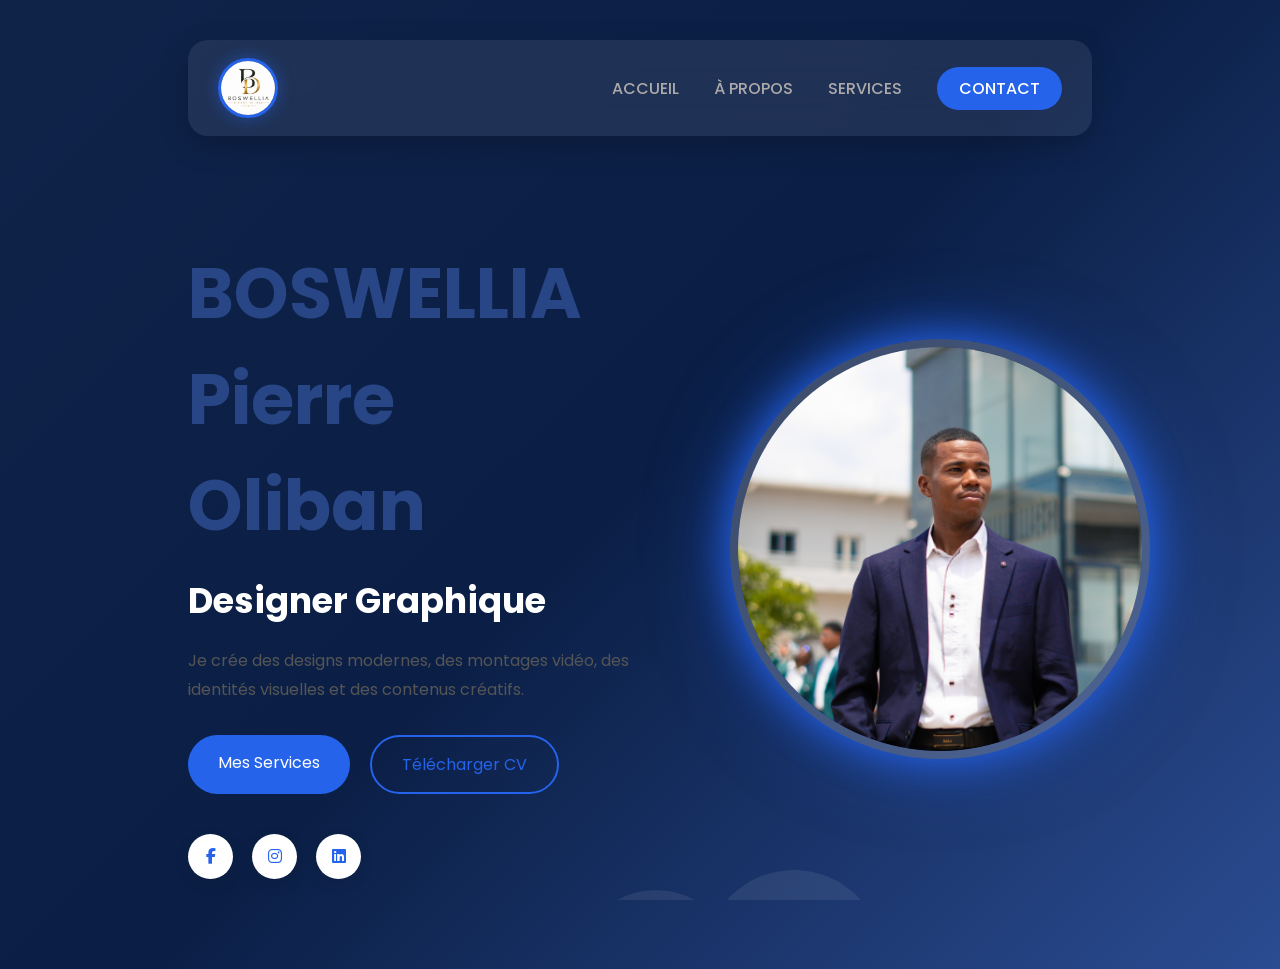
<file: index.html>
<!DOCTYPE html>
<html lang="fr">

<head>
    <meta charset="UTF-8">
    <meta name="viewport" content="width=device-width, initial-scale=1.0">

    <title>BWPO | Pierre Oliban</title>

   
    <link href="https://fonts.googleapis.com/css2?family=Poppins:wght@300;400;500;600;700&display=swap" rel="stylesheet">

    <!-- Font Awesome -->
    <link rel="stylesheet" href="https://cdnjs.cloudflare.com/ajax/libs/font-awesome/6.6.0/css/all.min.css">

    <!-- CSS -->
    <link rel="stylesheet" href="style.css">

</head>

<body>

   <body>

<div class="bubbles">
    <span></span>
    <span></span>
    <span></span>
    <span></span>
    <span></span>
    <span></span>
    <span></span>
    <span></span>
    <span></span>
    <span></span>
</div>

<header>

    <header>

        <nav class="navbar">

                 <a href="index.html" class="logo">
    <img src="logo.png" alt="Logo Pierre Oliban">
</a>

            <ul class="nav-links">
    <li><a href="index.html">ACCUEIL</a></li>
    <li><a href="about.html">À PROPOS</a></li>
    <li><a href="services.html">SERVICES</a></li>
    <li><a href="contact.html" class="contact-btn">CONTACT</a></li>
</ul>

        </nav>

    </header>

    <!-- Hero -->

    <section class="hero">

        <div class="hero-text">


            <h1>BOSWELLIA <br>Pierre  Oliban</h1>

            <h2>Designer Graphique</h2>

            <p>

                Je crée des designs modernes, des montages vidéo,
                des identités visuelles et des contenus créatifs.

            </p>

            <div class="buttons">
                <a href="services.html" class="btn-primary">
                    Mes Services
                </a>

                <a href="cv.pdf" class="btn-secondary" target="_blank">
                    Télécharger CV
                </a>

            </div>

            <div class="social">

                <a href="#"><i class="fab fa-facebook-f"></i></a>

                <a href="#"><i class="fab fa-instagram"></i></a>

                <a href="#"><i class="fab fa-linkedin"></i></a>

            </div>

        </div>

        <div class="hero-image">

            <img src="profile.jpg" alt="Photo">

        </div>

    </section>

</body>

</html>
</file>
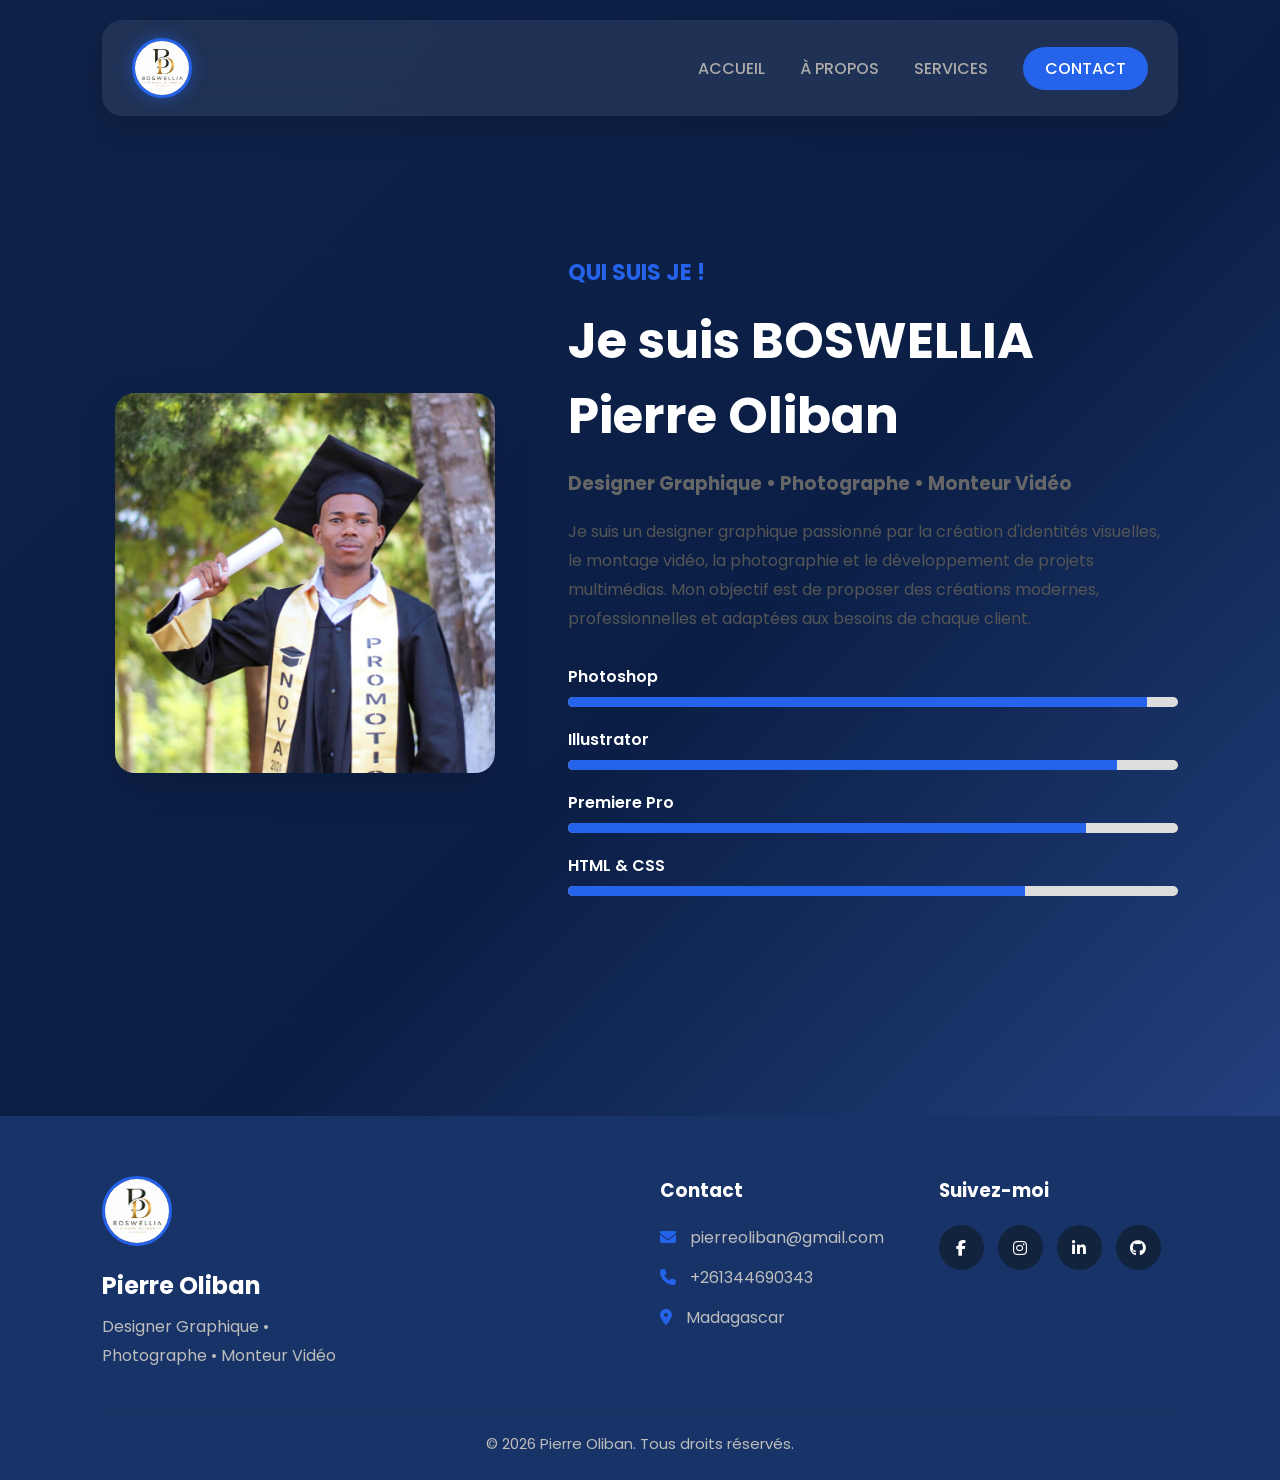
<file: about.html>
<!DOCTYPE html>
<html lang="fr">
<head>
    <meta charset="UTF-8">
    <meta name="viewport" content="width=device-width, initial-scale=1.0">
    <title>À propos | Pierre Oliban</title>

    <link rel="stylesheet" href="style.css">

    <link href="https://fonts.googleapis.com/css2?family=Poppins:wght@300;400;500;600;700&display=swap" rel="stylesheet">

    <link rel="stylesheet" href="https://cdnjs.cloudflare.com/ajax/libs/font-awesome/6.6.0/css/all.min.css">
</head>
<body>

<header>

    <nav class="navbar">

        
           <a href="index.html" class="logo">
    <img src="logo.png" alt="Logo Pierre Oliban">
</a>

        <ul class="nav-links">
            <li><a href="index.html">ACCUEIL</a></li>
    <li><a href="about.html">À PROPOS</a></li>
    <li><a href="services.html">SERVICES</a></li>
    <li><a href="contact.html" class="contact-btn">CONTACT</a></li>
        </ul>

    </nav>

</header>

<section class="about">

    <div class="about-image">

        <img src="img2.jpg" alt="Pierre Oliban">

    </div>

    <div class="about-content">

        <h4> QUI SUIS JE !</h4>

        <h1>Je suis BOSWELLIA Pierre Oliban</h1>

        <h3>Designer Graphique • Photographe • Monteur Vidéo</h3>

        <p>
            Je suis un designer graphique passionné par la création
            d'identités visuelles, le montage vidéo, la photographie
            et le développement de projets multimédias.
            Mon objectif est de proposer des créations modernes,
            professionnelles et adaptées aux besoins de chaque client.
        </p>

        <div class="skills">

            <div class="skill">
                <span>Photoshop</span>
                <div class="bar">
                    <div class="fill" style="width:95%;"></div>
                </div>
            </div>

            <div class="skill">
                <span>Illustrator</span>
                <div class="bar">
                    <div class="fill" style="width:90%;"></div>
                </div>
            </div>

            <div class="skill">
                <span>Premiere Pro</span>
                <div class="bar">
                    <div class="fill" style="width:85%;"></div>
                </div>
            </div>

            <div class="skill">
                <span>HTML & CSS</span>
                <div class="bar">
                    <div class="fill" style="width:75%;"></div>
                </div>
            </div>

        </div>

    </div>

</section>
<!-- ===== FOOTER ===== -->

<footer class="footer">

    <div class="footer-container">

        <div class="footer-logo">

            <img src="logo.png" alt="Logo">

            <h2>Pierre Oliban</h2>

            <p>
                Designer Graphique • Photographe • Monteur Vidéo
            </p>

        </div>

        <div class="footer-links">

           
        </div>

        <div class="footer-contact">

            <h3>Contact</h3>

            <p><i class="fas fa-envelope"></i> pierreoliban@gmail.com</p>

            <p><i class="fas fa-phone"></i> +261344690343</p>

            <p><i class="fas fa-location-dot"></i> Madagascar</p>

        </div>

        <div class="footer-social">

            <h3>Suivez-moi</h3>

            <a href="#"><i class="fab fa-facebook-f"></i></a>

            <a href="#"><i class="fab fa-instagram"></i></a>

            <a href="#"><i class="fab fa-linkedin-in"></i></a>

            <a href="#"><i class="fab fa-github"></i></a>

        </div>

    </div>

    <hr>

    <div class="copyright">

        © 2026 Pierre Oliban. Tous droits réservés.

    </div>

</footer>
</body>
</html>
</file>
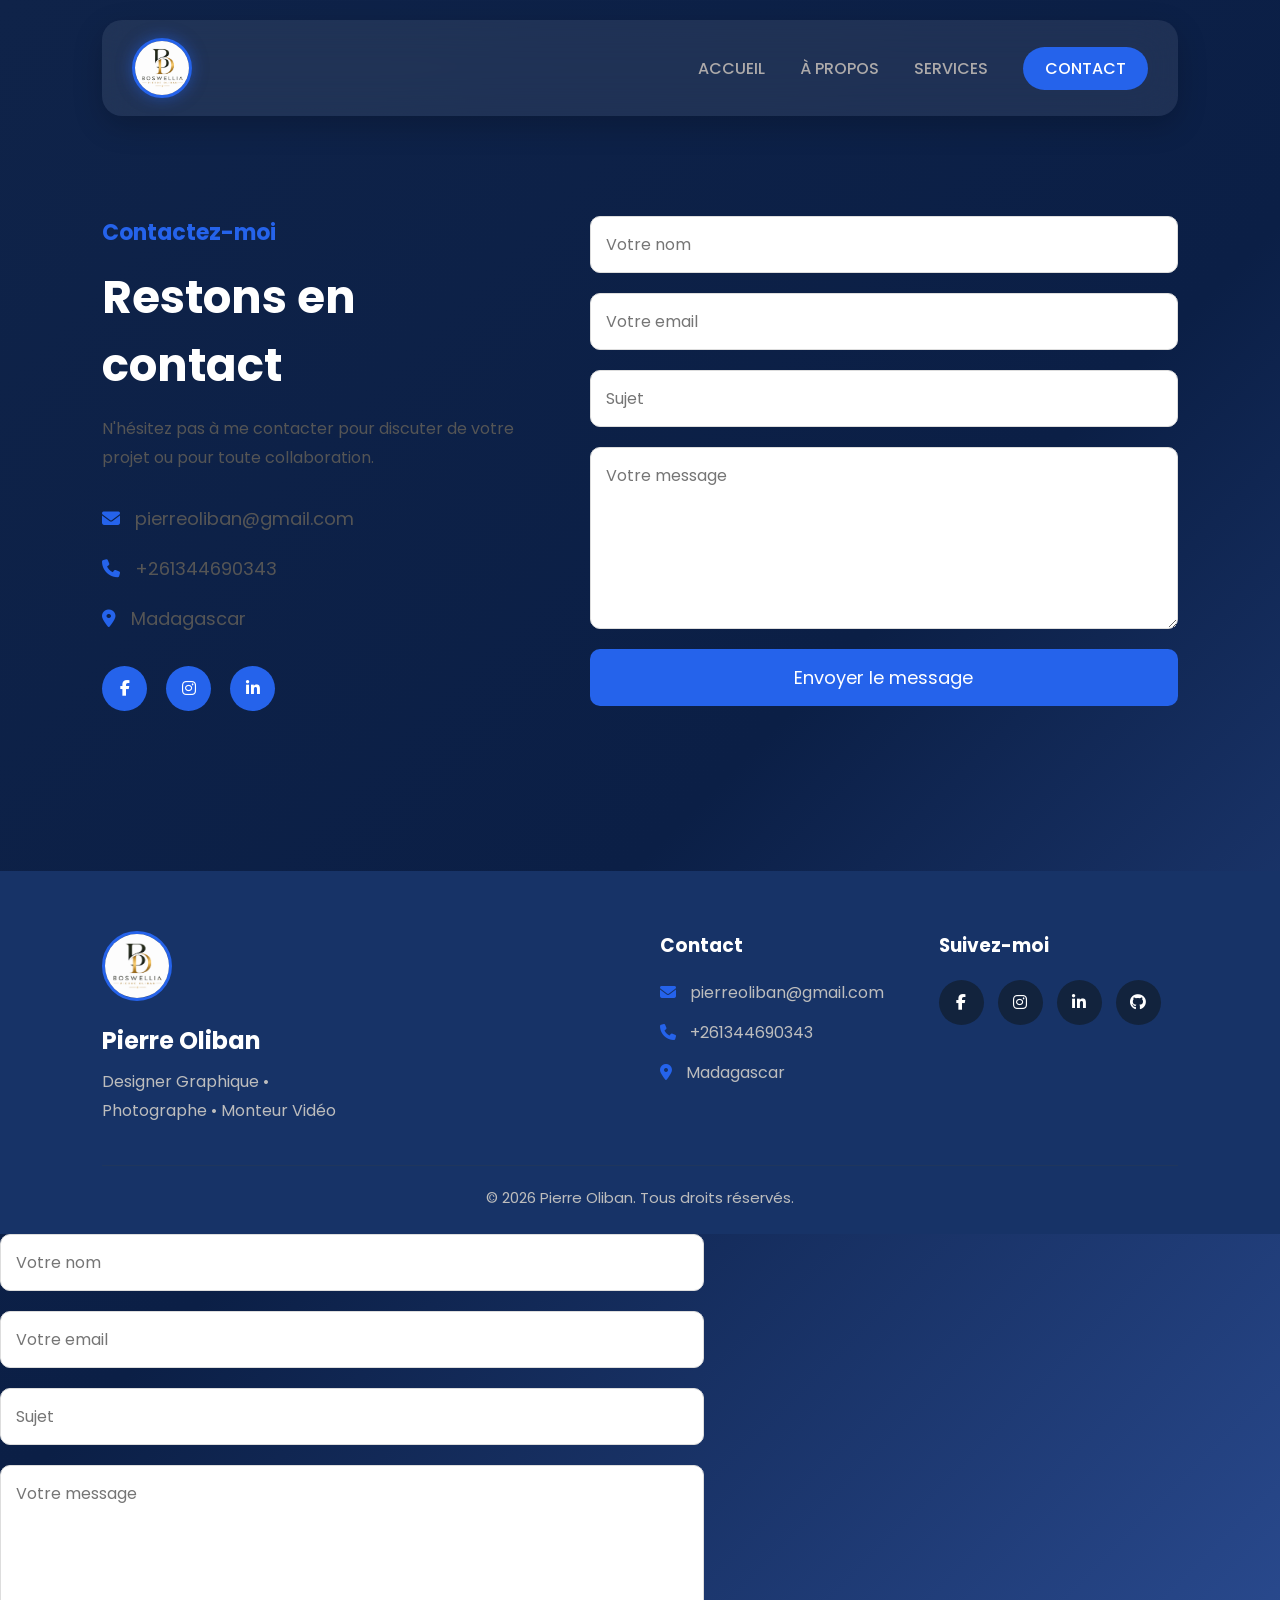
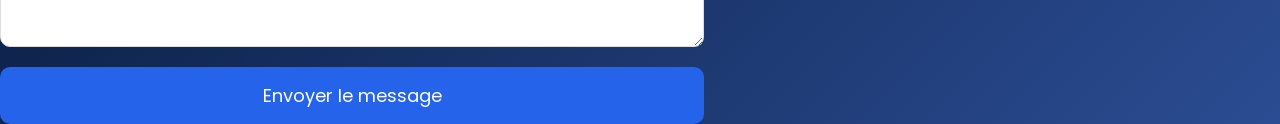
<file: contact.html>
<!DOCTYPE html>
<html lang="fr">
<head>
    <meta charset="UTF-8">
    <meta name="viewport" content="width=device-width, initial-scale=1.0">
    <title>Contact | Pierre Oliban</title>

    <link rel="stylesheet" href="style.css">

    <link href="https://fonts.googleapis.com/css2?family=Poppins:wght@300;400;500;600;700&display=swap" rel="stylesheet">

    <link rel="stylesheet" href="https://cdnjs.cloudflare.com/ajax/libs/font-awesome/6.6.0/css/all.min.css">

</head>

<body>

<header>

<nav class="navbar">


           <a href="index.html" class="logo">
    <img src="logo.png" alt="Logo Pierre Oliban">
</a>

<ul class="nav-links">
    <li><a href="index.html">ACCUEIL</a></li>
    <li><a href="about.html">À PROPOS</a></li>
    <li><a href="services.html">SERVICES</a></li>
    <li><a href="contact.html" class="contact-btn">CONTACT</a></li>
</ul>

</nav>

</header>

<section class="contact">

<div class="contact-info">

<h4>Contactez-moi</h4>

<h1>Restons en contact</h1>

<p>
N'hésitez pas à me contacter pour discuter de votre projet ou pour toute collaboration.
</p>

<div class="info">

<p><i class="fas fa-envelope"></i> pierreoliban@gmail.com</p>

<p><i class="fas fa-phone"></i> +261344690343</p>

<p><i class="fas fa-location-dot"></i> Madagascar</p>

</div>

<div class="social-contact">

<a href="#"><i class="fab fa-facebook-f"></i></a>

<a href="#"><i class="fab fa-instagram"></i></a>

<a href="#"><i class="fab fa-linkedin-in"></i></a>

</div>

</div>

<div class="contact-form">
  <form action="https://formspree.io/f/xjgnkdqw" method="POST">
    <input type="text" name="nom" placeholder="Votre nom" required>
    <input type="email" name="email" placeholder="Votre email" required>
    <input type="text" name="sujet" placeholder="Sujet">
    <textarea rows="6" name="message" placeholder="Votre message"></textarea>
    <button type="submit">Envoyer le message</button>
  </form>
</div>

</section>
<!-- ===== FOOTER ===== -->

<footer class="footer">

    <div class="footer-container">

        <div class="footer-logo">

            <img src="logo.png" alt="Logo">

            <h2>Pierre Oliban</h2>

            <p>
                Designer Graphique • Photographe • Monteur Vidéo
            </p>

        </div>

        <div class="footer-links">

        </div>

        <div class="footer-contact">

            <h3>Contact</h3>

            <p><i class="fas fa-envelope"></i> pierreoliban@gmail.com</p>

            <p><i class="fas fa-phone"></i> +261344690343</p>

            <p><i class="fas fa-location-dot"></i> Madagascar</p>

        </div>

        <div class="footer-social">

            <h3>Suivez-moi</h3>

            <a href="#"><i class="fab fa-facebook-f"></i></a>

            <a href="#"><i class="fab fa-instagram"></i></a>

            <a href="#"><i class="fab fa-linkedin-in"></i></a>

            <a href="#"><i class="fab fa-github"></i></a>

        </div>

    </div>

    <hr>

    <div class="copyright">

        © 2026 Pierre Oliban. Tous droits réservés.

    </div>

</footer>
    <div class="contact-form">
  <form id="contact-form">
    <input type="text" name="nom" placeholder="Votre nom" required>
    <input type="email" name="email" placeholder="Votre email" required>
    <input type="text" name="sujet" placeholder="Sujet">
    <textarea rows="6" name="message" placeholder="Votre message"></textarea>
    <button type="submit">Envoyer le message</button>
  </form>
</div>

<script>
  const form = document.getElementById('contact-form');
  
  form.addEventListener('submit', function(e) {
    e.preventDefault(); // Empêche le rechargement de la page

    const formData = new FormData(form);

    fetch('https://formspree.io/f/votreID', {
      method: 'POST',
      body: formData,
      headers: { 'Accept': 'application/json' }
    })
    .then(response => {
      if (response.ok) {
        alert('✅ Votre message a bien été envoyé !');
        form.reset(); // Vide les champs
      } else {
        alert('❌ Oups, une erreur est survenue. Veuillez réessayer.');
      }
    })
    .catch(error => {
      alert('❌ Erreur réseau, vérifiez votre connexion.');
    });
  });
</script>
</body>
</html>
</file>
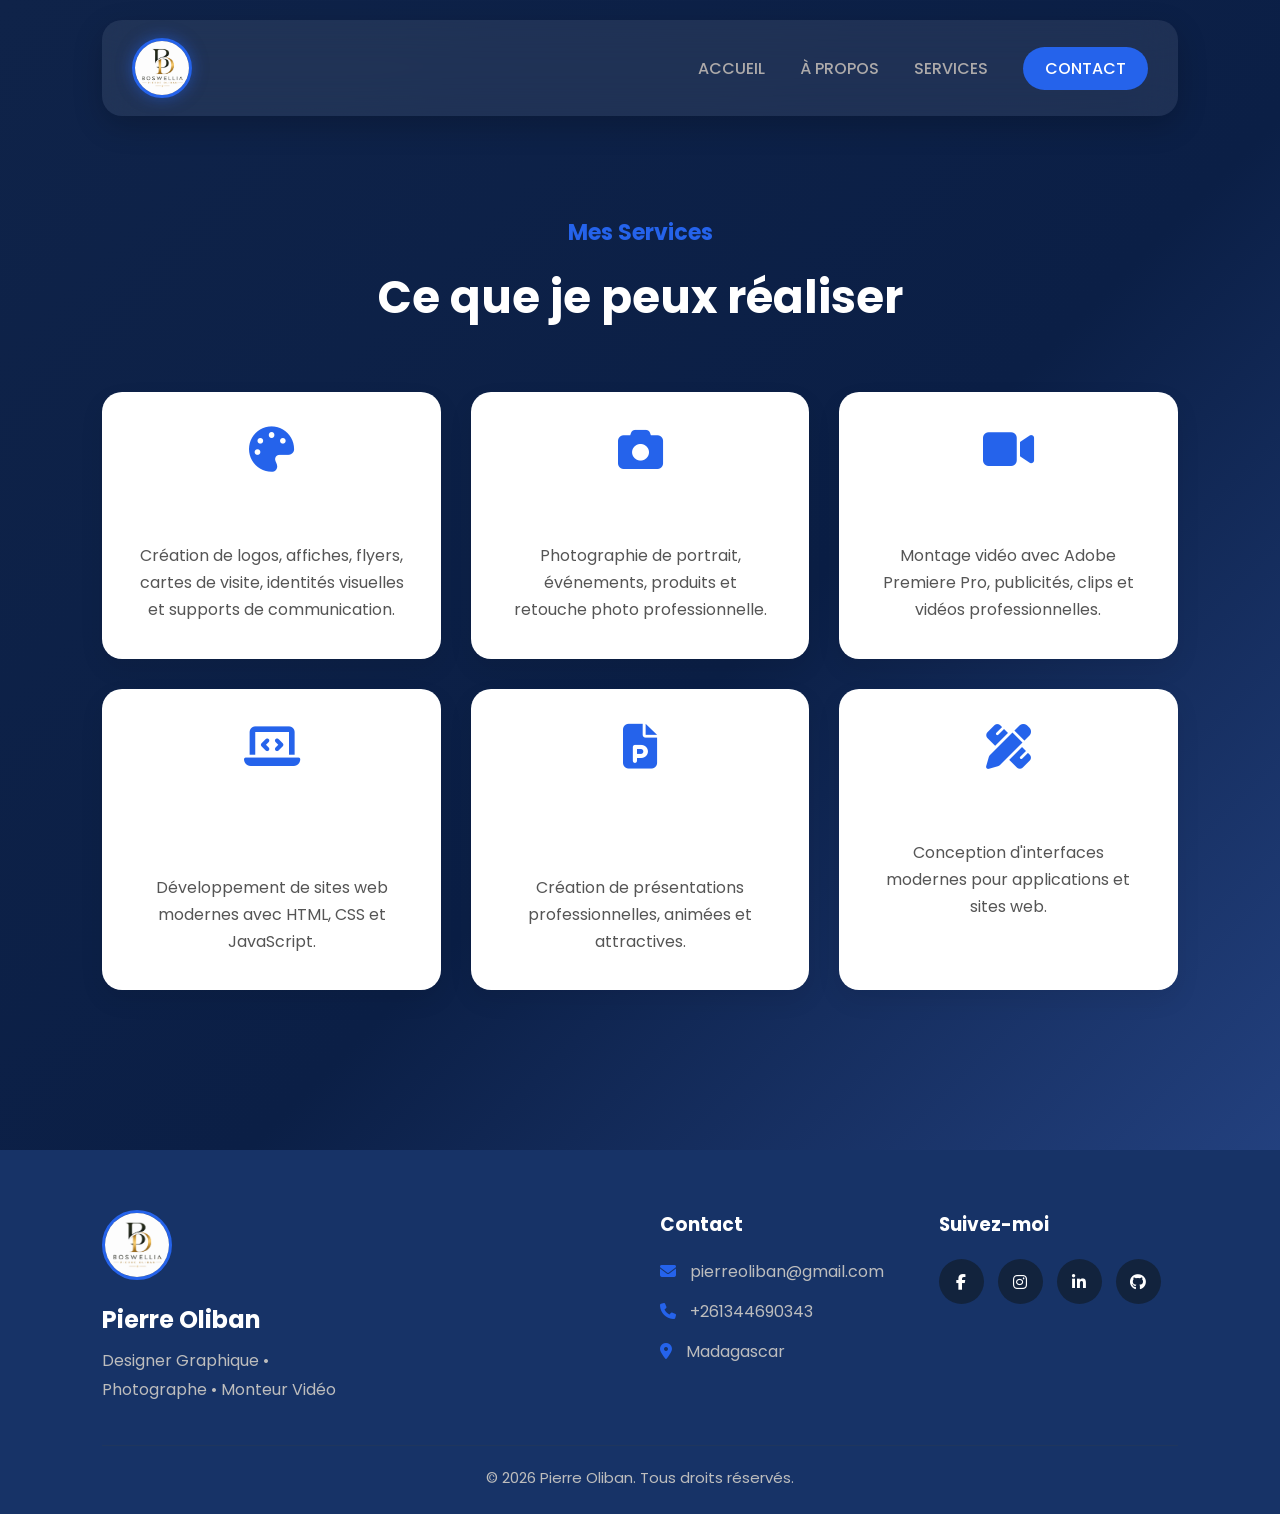
<file: services.html>
<!DOCTYPE html>
<html lang="fr">
<head>
    <meta charset="UTF-8">
    <meta name="viewport" content="width=device-width, initial-scale=1.0">
    <title>Services | Pierre Oliban</title>

    <link rel="stylesheet" href="style.css">

    <link href="https://fonts.googleapis.com/css2?family=Poppins:wght@300;400;500;600;700&display=swap" rel="stylesheet">

    <link rel="stylesheet" href="https://cdnjs.cloudflare.com/ajax/libs/font-awesome/6.6.0/css/all.min.css">

</head>
<body>

<header>

<nav class="navbar">


           <a href="index.html" class="logo">
    <img src="logo.png" alt="Logo Pierre Oliban">
</a>

<ul class="nav-links">
   <li><a href="index.html">ACCUEIL</a></li>
    <li><a href="about.html">À PROPOS</a></li>
    <li><a href="services.html">SERVICES</a></li>
    <li><a href="contact.html" class="contact-btn">CONTACT</a></li>
</ul>

</nav>

</header>

<section class="services">

<h4>Mes Services</h4>

<h1>Ce que je peux réaliser</h1>

<div class="service-container">

<div class="card">

<i class="fas fa-palette"></i>

<h2>Design Graphique</h2>

<p>
Création de logos, affiches, flyers, cartes de visite,
identités visuelles et supports de communication.
</p>

</div>

<div class="card">

<i class="fas fa-camera"></i>

<h2>Photographie</h2>

<p>
Photographie de portrait, événements, produits
et retouche photo professionnelle.
</p>

</div>

<div class="card">

<i class="fas fa-video"></i>

<h2>Montage Vidéo</h2>

<p>
Montage vidéo avec Adobe Premiere Pro,
publicités, clips et vidéos professionnelles.
</p>

</div>

<div class="card">

<i class="fas fa-laptop-code"></i>

<h2>Création de Sites Web</h2>

<p>
Développement de sites web modernes
avec HTML, CSS et JavaScript.
</p>

</div>

<div class="card">

<i class="fas fa-file-powerpoint"></i>

<h2>Présentation PowerPoint</h2>

<p>
Création de présentations professionnelles,
animées et attractives.
</p>

</div>

<div class="card">

<i class="fas fa-pen-ruler"></i>

<h2>UI / UX Design</h2>

<p>
Conception d'interfaces modernes
pour applications et sites web.
</p>

</div>

</div>

</section>
<!-- ===== FOOTER ===== -->

<footer class="footer">

    <div class="footer-container">

        <div class="footer-logo">

            <img src="logo.png" alt="Logo">

            <h2>Pierre Oliban</h2>

            <p>
                Designer Graphique • Photographe • Monteur Vidéo
            </p>

        </div>

        <div class="footer-links">

        </div>

        <div class="footer-contact">

            <h3>Contact</h3>

             <p><i class="fas fa-envelope"></i> pierreoliban@gmail.com</p>

            <p><i class="fas fa-phone"></i> +261344690343</p>

            <p><i class="fas fa-location-dot"></i> Madagascar</p>
        </div>

        <div class="footer-social">

            <h3>Suivez-moi</h3>

            <a href="#"><i class="fab fa-facebook-f"></i></a>

            <a href="#"><i class="fab fa-instagram"></i></a>

            <a href="#"><i class="fab fa-linkedin-in"></i></a>

            <a href="#"><i class="fab fa-github"></i></a>

        </div>

    </div>

    <hr>

    <div class="copyright">

        © 2026 Pierre Oliban. Tous droits réservés.

    </div>

</footer>
</body>
</html>
</file>
<file: style.css>
*{
    margin:0;
    padding:0;
    box-sizing:border-box;
    font-family:'Poppins',sans-serif;
}

body{
    font-family:'Roboto', sans-serif;
    background:linear-gradient(135deg,#0f2349,#0B1F46,#2b4c92);
    color:white;
    overflow-x:hidden;
    position:relative;
}

header{
    width:100%;
    padding:20px 8%;
}

.navbar{

display:flex;

justify-content:space-between;

align-items:center;

padding:18px 30px;

background:rgba(255,255,255,.08);

backdrop-filter:blur(20px);

border-radius:20px;

box-shadow:0 10px 30px rgba(0,0,0,.2);

}

.logo{
    font-size:32px;
    color:#2563eb;
    font-weight:700;
}
.logo{
    display:flex;
    align-items:center;
    text-decoration:none;
}

.logo{
    display:flex;
    align-items:center;
    text-decoration:none;
}

.logo img{
    width:60px;
    height:60px;
    border-radius:50%;
    object-fit:cover;
    border:3px solid #2563EB;
    box-shadow:0 0 15px rgba(37,99,235,0.5);
    transition:all 0.4s ease;
}

.logo img:hover{
    transform:scale(1.1) rotate(5deg);
    box-shadow:0 0 25px rgba(37,99,235,0.8);
}

.logo img:hover{
    transform:scale(1.08);
}

.nav-links{
    display:flex;
    list-style:none;
    gap:35px;
}

.nav-links a{
    text-decoration:none;
    color:#adaaaa;
    font-weight:500;
    transition:.3s;
}

.nav-links a:hover{
    color:#2563eb;
}

.contact-btn{
    background:#2563eb;
    color:white !important;
    padding:10px 22px;
    border-radius:30px;
}

.hero{

    display:flex;

    justify-content:space-between;

    align-items:center;

    padding:70px 8%;

    min-height:85vh;

}

.hero-text{

    width:50%;

}

.hero-text h3{

    font-size:28px;

}

.hero-text h1{

    font-size:70px;

    color:#284685;

    margin:15px 0;

}

.hero-text h2{

    font-size:35px;

    margin-bottom:20px;

}

.hero-text p{

    color:#555;

    line-height:1.8;

    margin-bottom:30px;

}

.buttons{

    display:flex;

    gap:20px;

}

.btn-primary{

    background:#2563eb;

    color:white;

    padding:15px 30px;

    text-decoration:none;

    border-radius:30px;

}

.btn-secondary{

    border:2px solid #2563eb;

    color:#2563eb;

    padding:15px 30px;

    text-decoration:none;

    border-radius:30px;

}

.social{

    margin-top:40px;

}

.social a{

    width:45px;

    height:45px;

    display:inline-flex;

    justify-content:center;

    align-items:center;

    background:white;

    color:#2563eb;

    border-radius:50%;

    margin-right:15px;

    text-decoration:none;

    box-shadow:0 5px 15px rgba(0,0,0,.1);

    transition:.3s;

}

.social a:hover{

    transform:translateY(-5px);

}

.hero-image{

    width:40%;

    text-align:center;

}

.hero-image img{

width:420px;

height:420px;

border-radius:50%;

object-fit:cover;

border:8px solid rgba(255,255,255,.2);

box-shadow:
0 0 40px #2563eb,
0 0 80px rgba(37,99,235,.5);

animation:float 4s ease-in-out infinite;

}
@keyframes float{

0%{

transform:translateY(0px);

}

50%{

transform:translateY(-15px);

}

100%{

transform:translateY(0px);

}

}
.about{
    width:100%;
    min-height:100vh;
    display:flex;
    justify-content:space-between;
    align-items:center;
    padding:80px 8%;
    gap:60px;
}

.about-image{
    width:40%;
    text-align:center;
}

.about-image img{
    width:380px;
    height:380px;
    object-fit:cover;
    border-radius:20px;
    box-shadow:0 15px 35px rgba(0,0,0,.15);
}

.about-content{
    width:60%;
}

.about-content h4{
    color:#2563eb;
    font-size:22px;
}

.about-content h1{
    font-size:50px;
    margin:15px 0;
}

.about-content h3{
    color:#666;
    margin-bottom:20px;
}

.about-content p{
    line-height:1.8;
    color:#555;
    margin-bottom:30px;
}

.skill{
    margin-bottom:20px;
}

.skill span{
    font-weight:600;
}

.bar{
    width:100%;
    height:10px;
    background:#ddd;
    border-radius:20px;
    overflow:hidden;
    margin-top:8px;
}

.fill{
    height:100%;
    background:#2563eb;
}
/* ===== SERVICES ===== */

.services{

padding:80px 8%;

text-align:center;

}

.services h4{

color:#2563eb;

font-size:22px;

}

.services h1{

font-size:45px;

margin:15px 0 60px;

}

.service-container{

display:grid;

grid-template-columns:repeat(auto-fit,minmax(280px,1fr));

gap:30px;

}

.card{

background:#fff;

padding:35px;

border-radius:20px;

box-shadow:0 10px 25px rgba(0,0,0,.08);

transition:.4s;

}

.card:hover{

transform:translateY(-10px);

}

.card i{

font-size:45px;

color:#2563eb;

margin-bottom:20px;

}

.card h2{

margin-bottom:15px;

font-size:24px;

}

.card p{

color:#555;

line-height:1.7;

}
/* ===== CONTACT ===== */

.contact{
    display:flex;
    justify-content:space-between;
    align-items:flex-start;
    padding:80px 8%;
    gap:60px;
}

.contact-info{
    width:40%;
}

.contact-info h4{
    color:#2563eb;
    font-size:22px;
}

.contact-info h1{
    font-size:45px;
    margin:15px 0;
}

.contact-info p{
    color:#555;
    line-height:1.8;
}

.info{
    margin-top:30px;
}

.info p{
    margin-bottom:18px;
    font-size:18px;
}

.info i{
    color:#2563eb;
    margin-right:10px;
}

.social-contact{
    margin-top:30px;
}

.social-contact a{
    display:inline-flex;
    justify-content:center;
    align-items:center;
    width:45px;
    height:45px;
    background:#2563eb;
    color:#fff;
    border-radius:50%;
    margin-right:15px;
    text-decoration:none;
    transition:.3s;
}

.social-contact a:hover{
    transform:translateY(-5px);
}

.contact-form{
    width:55%;
}

.contact-form form{
    display:flex;
    flex-direction:column;
}

.contact-form input,
.contact-form textarea{
    padding:15px;
    margin-bottom:20px;
    border:1px solid #ddd;
    border-radius:10px;
    font-size:16px;
    outline:none;
}

.contact-form input:focus,
.contact-form textarea:focus{
    border-color:#2563eb;
}

.contact-form button{
    background:#2563eb;
    color:#fff;
    border:none;
    padding:15px;
    border-radius:10px;
    font-size:18px;
    cursor:pointer;
    transition:.3s;
}

.contact-form button:hover{
    background:#1d4ed8;
}
/* =======================
   BUBBLES BACKGROUND
======================= */

.bubbles{

position:fixed;

top:0;

left:0;

width:100%;

height:100%;

overflow:hidden;

z-index:-1;

}

.bubbles span{

position:absolute;

display:block;

bottom:-150px;

border-radius:50%;

background:rgba(255,255,255,.08);

animation:bubble 18s linear infinite;

backdrop-filter:blur(5px);

}

.bubbles span:nth-child(1){

left:5%;

width:60px;

height:60px;

animation-duration:18s;

}

.bubbles span:nth-child(2){

left:15%;

width:120px;

height:120px;

animation-duration:25s;

}

.bubbles span:nth-child(3){

left:30%;

width:80px;

height:80px;

animation-duration:20s;

}

.bubbles span:nth-child(4){

left:45%;

width:160px;

height:160px;

animation-duration:30s;

}

.bubbles span:nth-child(5){

left:60%;

width:90px;

height:90px;

animation-duration:17s;

}

.bubbles span:nth-child(6){

left:70%;

width:140px;

height:140px;

animation-duration:28s;

}

.bubbles span:nth-child(7){

left:80%;

width:70px;

height:70px;

animation-duration:18s;

}

.bubbles span:nth-child(8){

left:90%;

width:110px;

height:110px;

animation-duration:24s;

}

.bubbles span:nth-child(9){

left:38%;

width:50px;

height:50px;

animation-duration:15s;

}

.bubbles span:nth-child(10){

left:55%;

width:180px;

height:180px;

animation-duration:35s;

}

@keyframes bubble{

0%{

transform:translateY(0) scale(1);

opacity:0;

}

20%{

opacity:.6;

}

100%{

transform:translateY(-120vh) scale(1.3);

opacity:0;

}


}

/* =====================================
           RESPONSIVE DESIGN
===================================== */

/* Tablettes */
@media (max-width: 992px){

    .navbar{
        flex-direction:column;
        gap:20px;
        padding:20px;
    }

    .nav-links{
        flex-wrap:wrap;
        justify-content:center;
        gap:15px;
    }

    .hero{
        flex-direction:column-reverse;
        text-align:center;
        padding:60px 5%;
    }

    .hero-text,
    .hero-image{
        width:100%;
    }

    .hero-text h1{
        font-size:48px;
    }

    .hero-text h2{
        font-size:28px;
    }

    .hero-image img{
        width:320px;
        height:320px;
        margin-bottom:30px;
    }

    .buttons{
        justify-content:center;
        flex-wrap:wrap;
    }

    .social{
        text-align:center;
    }

    .about{
        flex-direction:column;
        text-align:center;
    }

    .about-image,
    .about-content{
        width:100%;
    }

    .about-image img{
        width:320px;
        height:320px;
    }

    .contact{
        flex-direction:column;
    }

    .contact-info,
    .contact-form{
        width:100%;
    }

    .footer-container{
        text-align:center;
    }

}

/* Smartphones */
@media (max-width:768px){

    .logo img{
        width:50px;
        height:50px;
    }

    .hero{
        min-height:auto;
        padding:40px 20px;
    }

    .hero-text h1{
        font-size:38px;
        line-height:1.2;
    }

    .hero-text h2{
        font-size:22px;
    }

    .hero-text p{
        font-size:15px;
    }

    .hero-image img{
        width:260px;
        height:260px;
    }

    .buttons{
        flex-direction:column;
        align-items:center;
    }

    .btn-primary,
    .btn-secondary{
        width:100%;
        max-width:280px;
        text-align:center;
    }

    .services h1,
    .about-content h1,
    .contact-info h1{
        font-size:34px;
    }

    .card{
        padding:25px;
    }

}

/* Très petits téléphones */
@media (max-width:480px){

    .navbar{
        padding:15px;
    }

    .nav-links{
        flex-direction:column;
        gap:12px;
    }

    .hero-text h1{
        font-size:30px;
    }

    .hero-text h2{
        font-size:18px;
    }

    .hero-image img{
        width:220px;
        height:220px;
    }

    .footer{
        padding:40px 20px;
    }

}
/* ==========================
          FOOTER
========================== */

.footer{

    background:#173367;

    color:#fff;

    padding:60px 8% 25px;

    margin-top:80px;

}

.footer-container{

    display:grid;

    grid-template-columns:repeat(auto-fit,minmax(230px,1fr));

    gap:40px;

}

.footer-logo img{

    width:70px;

    height:70px;

    border-radius:50%;

    object-fit:cover;

    margin-bottom:15px;

    border:3px solid #2563EB;

}

.footer-logo h2{

    margin-bottom:10px;

}

.footer-logo p{

    color:#bdbdbd;

    line-height:1.8;

}

.footer-links h3,

.footer-contact h3,

.footer-social h3{

    margin-bottom:20px;

    color:#ffffff;

}

.footer-links a{

    display:block;

    color:#bdbdbd;

    text-decoration:none;

    margin-bottom:12px;

    transition:.3s;

}

.footer-links a:hover{

    color:#2563EB;

    padding-left:8px;

}

.footer-contact p{

    color:#bdbdbd;

    margin-bottom:15px;

}

.footer-contact i{

    color:#2563EB;

    margin-right:10px;

}

.footer-social a{

    display:inline-flex;

    justify-content:center;

    align-items:center;

    width:45px;

    height:45px;

    margin-right:10px;

    border-radius:50%;

    background:#12233d;

    color:white;

    text-decoration:none;

    transition:.3s;

}

.footer-social a:hover{

    background:#2563EB;

    transform:translateY(-5px);

}

.footer hr{

    border:none;

    height:1px;

    background:#1f365d;

    margin:40px 0 20px;

}

.copyright{

    text-align:center;

    color:#bdbdbd;

    font-size:15px;

}
</file>
